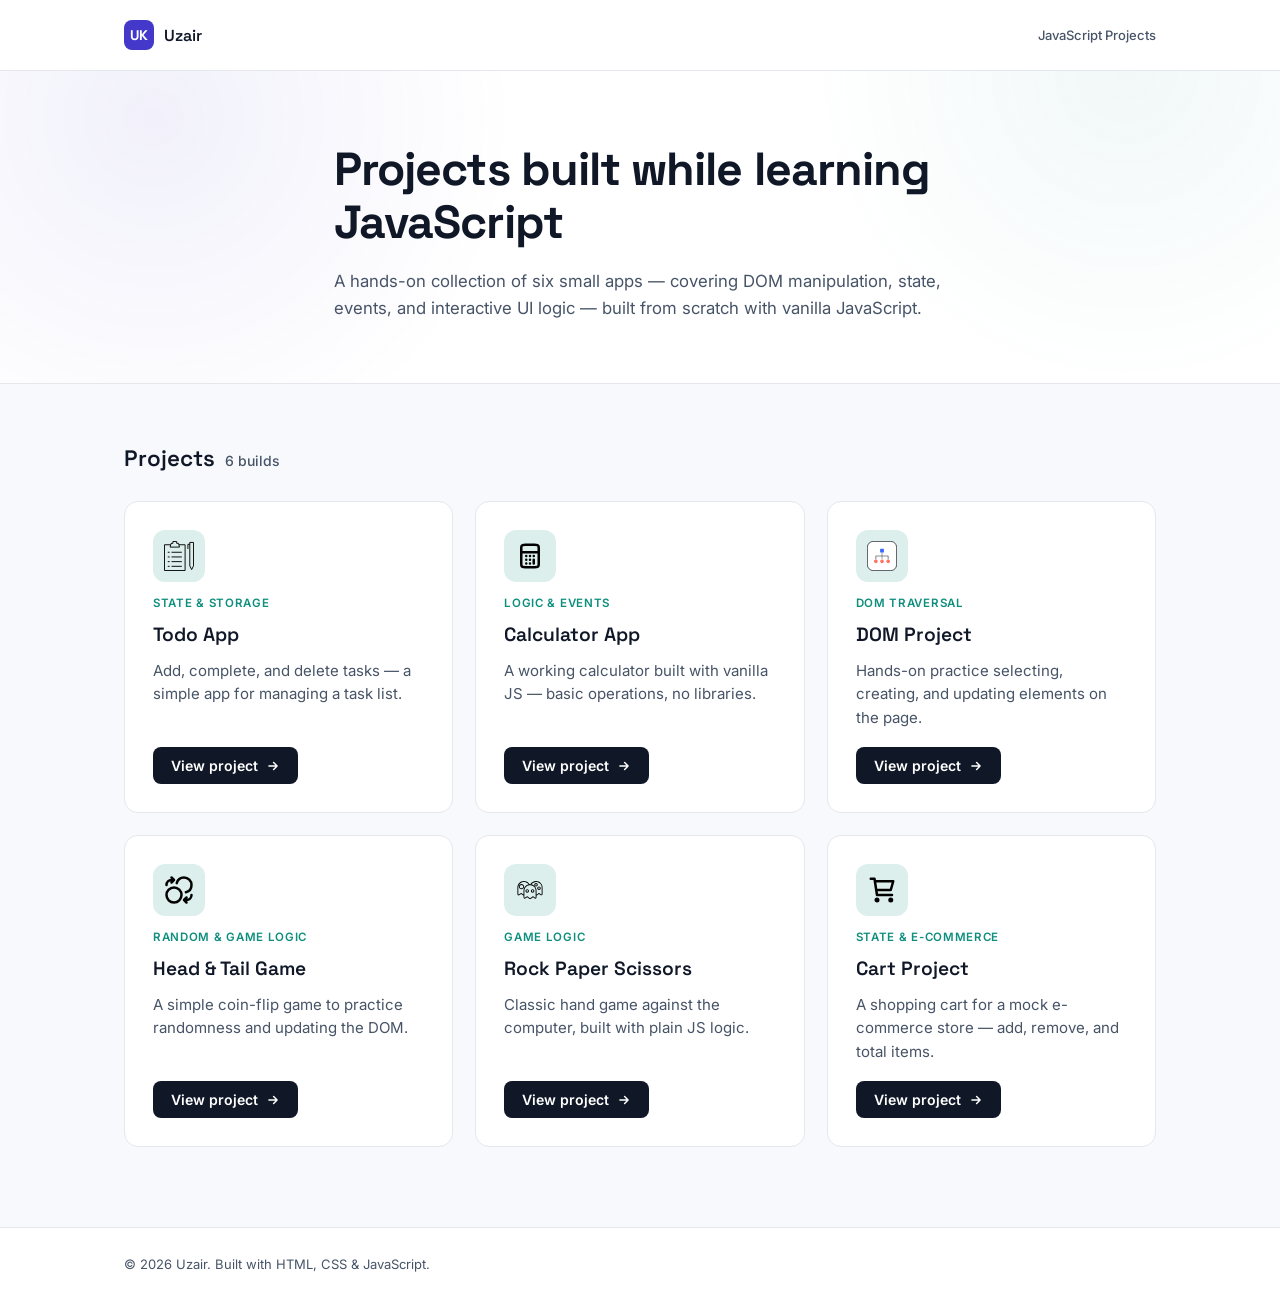
<file: index.html>
<!DOCTYPE html>
<html lang="en">
<head>
<meta charset="UTF-8">
<meta name="viewport" content="width=device-width, initial-scale=1.0">
<title>Uzair — JavaScript Projects</title>
<meta name="description" content="A collection of projects built while learning JavaScript fundamentals.">
<meta property="og:title" content="Uzair — JavaScript Projects">
<meta property="og:description" content="A collection of projects built while learning JavaScript fundamentals — DOM manipulation, state, events, and interactive UI logic.">
<meta property="og:type" content="website">
<link rel="preconnect" href="https://fonts.googleapis.com">
<link rel="preconnect" href="https://fonts.gstatic.com" crossorigin>
<link href="https://fonts.googleapis.com/css2?family=Space+Grotesk:wght@500;600;700&family=Inter:wght@400;500;600;700&display=swap" rel="stylesheet">
<link rel="stylesheet" href="CSS-folder/index.css">
</head>
<body>

  <header class="topbar">
    <div class="wrap topbar-inner">
      <div class="brand">
        <span class="brand-mark">UK</span>
        <span class="brand-name">Uzair</span>
      </div>
      <span class="topbar-tag">JavaScript Projects</span>
    </div>
  </header>

  <section class="hero">
    <div class="wrap hero-inner">
      <h1>Projects built while learning JavaScript</h1>
      <p class="subtitle">A hands-on collection of six small apps — covering DOM manipulation, state, events, and interactive UI logic — built from scratch with vanilla JavaScript.</p>
    </div>
  </section>

  <main class="projects-section">
    <div class="wrap">
      <div class="section-head">
        <h2>Projects</h2>
        <span>6 builds</span>
      </div>

      <div class="grid js-grid-container">
        <!-- Containers is made with Javascript -->
      </div>
    </div>
  </main>

  <footer class="site-footer">
    <div class="wrap">
      <p>&copy; 2026 Uzair. Built with HTML, CSS &amp; JavaScript.</p>
    </div>
  </footer>
  <script type="module" src="Javascript-folder/index.js"></script>
</body>
</html>
</file>
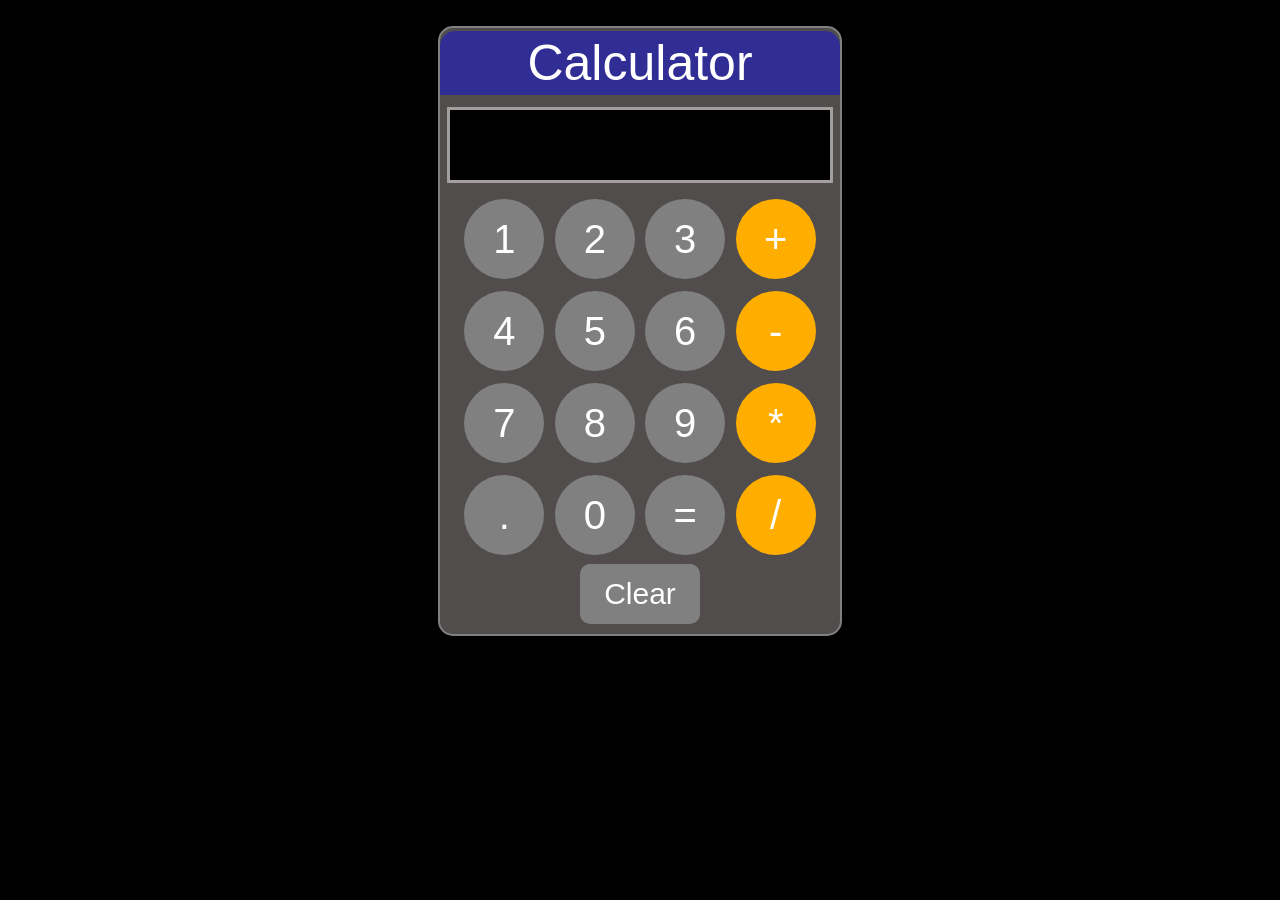
<file: calculator.html>
<!DOCTYPE html>
<html lang="en">
<head>
  <meta charset="UTF-8">
  <meta name="viewport" content="width=device-width, initial-scale=1.0">
  <title>Calculator</title>
  <link rel="stylesheet" href="CSS-folder/calculator.css">
</head>

<body>
  <div class="container">
      <div class="calculator">
        <p>Calculator</p>
      </div>
    <div class="result-container">
      <p class="display-cal"></p>
    </div>
    
    <div>
      <button class="number-button"
      onclick="equal('1')"
      >1</button>
    
      <button class="number-button"
        onclick="equal('2')"
        >2</button>
    
      <button class="number-button"
      onclick="equal('3')">
        3</button>
    
      <button class="option-button"
      onclick="equal('+')">
        +</button>
    </div>
    
    <div>
      <button class="number-button"
      onclick="equal('4')"
      >4</button>
    
      <button class="number-button"
        onclick="equal('5')"
      >5</button>
    
      <button class="number-button"
      onclick="equal('6')">
      6</button>
    
      <button class="option-button"
      onclick="equal('-')">
      -</button>
    </div>

    <div>
      <button class="number-button"
      onclick="equal('7')"
      >7</button>
    
      <button class="number-button"
      onclick="equal('8')"
      >8</button>
    
      <button class="number-button"
      onclick="equal('9')">
      9</button>
    
      <button class="option-button"
      onclick="equal('*')">
      *</button>
    </div>
    
  <div>
    <button class="number-button" 
    onclick="equal('.')"
    >.</button>
    
    <button class="number-button"
    onclick="equal('0')"
    >0</button>
  
    
    <button class="number-button"
      onclick="calculation = eval(calculation)
        displayCalculation()
        localStorage.setItem('calculation' , calculation)">
      =</button>
      
      <button class="option-button"
        onclick="equal('/')">
      /</button>
    </div>

    <button class="clear-button"
      onclick="calculation = ''
        displayCalculation()
        localStorage.setItem('calculation' , calculation)
    ">Clear</button>
  </div>
      
 <script src="Javascript-folder/calculator.js"></script>
</body>
</html>
</file>
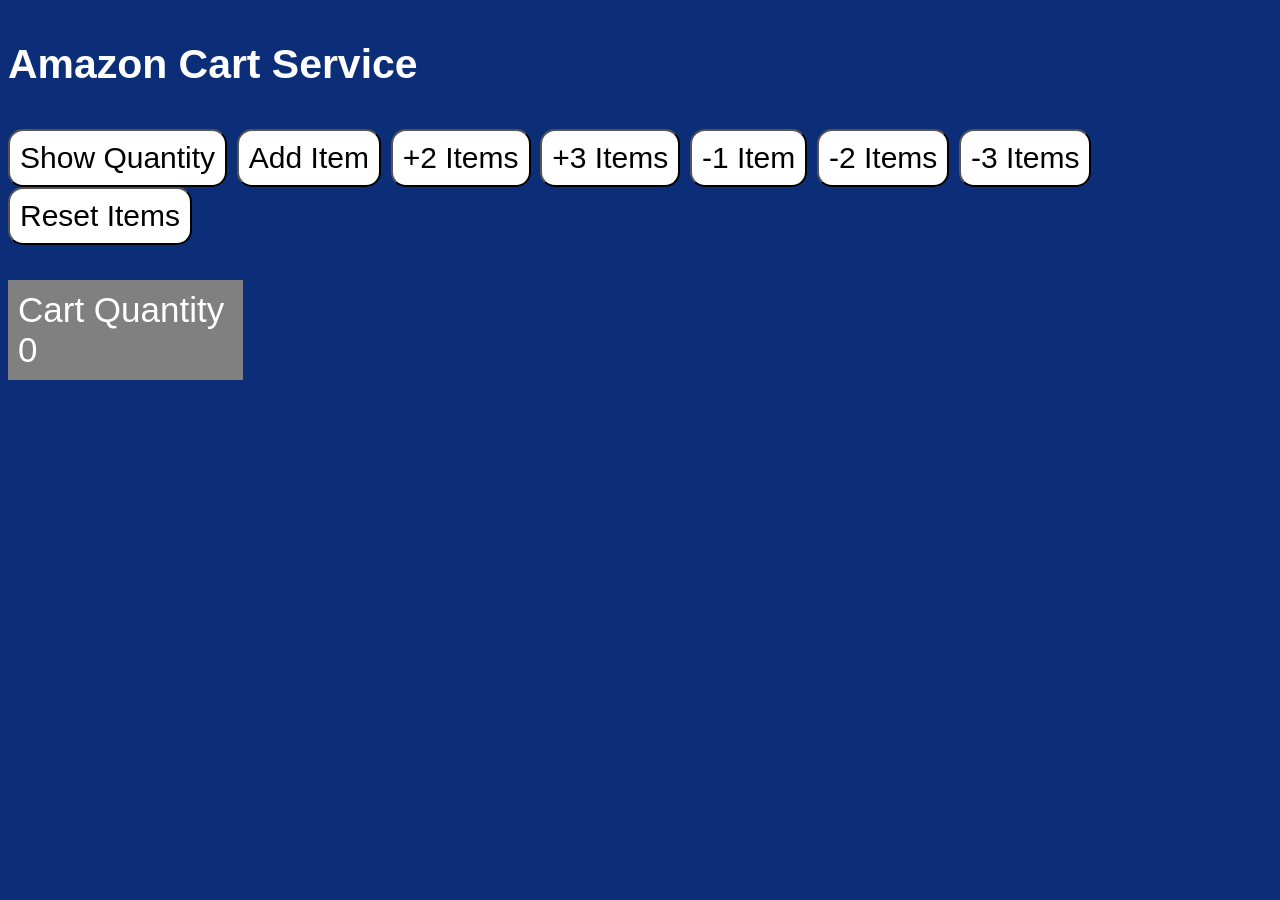
<file: cart.html>
<!DOCTYPE html>
<html lang="en">
<head>
    <meta charset="UTF-8">
    <meta name="viewport" content="width=device-width, initial-scale=1.0">
    <title>Variables</title>
   <link rel="stylesheet" href="CSS-folder/cart.css">
</head>
<body>
    <h3>Amazon Cart Service</h3>
    <button onclick="
        if (cartQuantity > 10) {
            console.log('Cart is full')
        }
            console.log(`Cartquantity ${cartQuantity} `)
    ">Show Quantity</button>
    
    <button onclick="
        updateQuantity(1)
    ">Add Item</button>
    
    <button onclick="
        updateQuantity(2)
    ">+2 Items</button>
    
    <button onclick="
        updateQuantity(3)
    ">+3 Items</button>
    
    <button onclick="
        updateQuantity(-1)
    ">-1 Item</button>
    
    <button onclick="
        updateQuantity(-2)
    ">-2 Items</button>
    
    <button onclick="
        updateQuantity(-3)
    ">-3 Items</button>

    <button onclick="
    cartQuantity = 0 
    console.log('Cart was reset!')
    console.log(`cartQuantity ${cartQuantity}`);
    liveCart()
    ">Reset Items</button>
    <p class="js-item"></p>
    <script src="Javascript-folder/cart.js"></script>
</body>
</html>
</file>
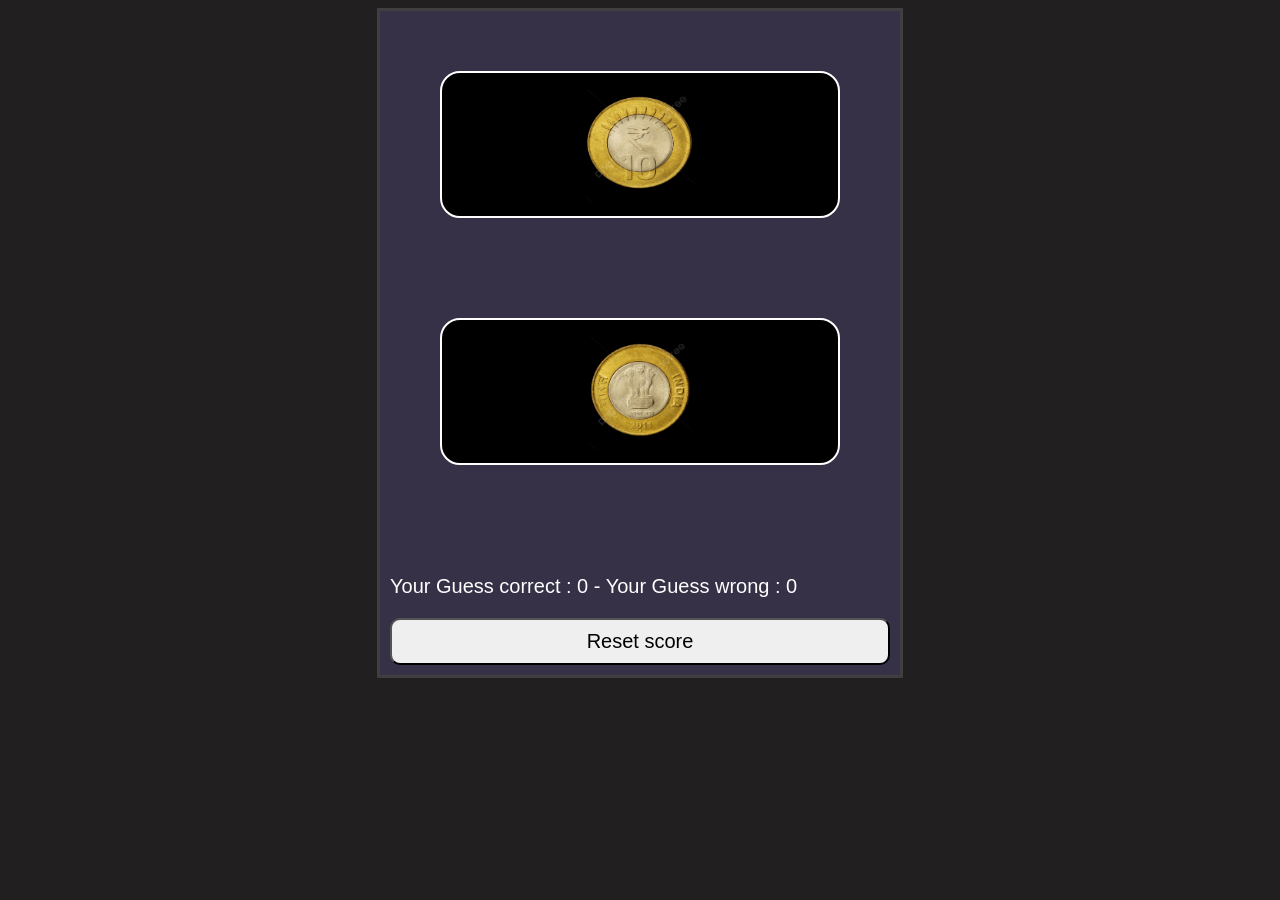
<file: head-tail-game.html>
<!DOCTYPE html>
<html lang="en">
<head>
  <meta charset="UTF-8">
  <meta name="viewport" content="width=device-width, initial-scale=1.0">
  <title>Heads and Tails Game</title>
  <link rel="stylesheet" href="CSS-folder/head-tail-game.css">
</head>
<body>
  <div class="container">
  <button class="btn" onclick="
   headsTails('Heads')
  "><img src="images/Heads.png" class="img" ></button>
  <button class="btn" onclick="
    headsTails('Tails')
  "><img src="images/Tails.png" class="img"></button>
  
  <p class="js-move">
  </p>
  <p class="js-score"></p>
  <button class="reset-button"
   onclick="
  score = {
    win: 0,
    lose: 0
  }
  localStorage.removeItem('score')
  alert('Score was reset')
  displayScore()
  ">Reset score</button>
  </div>
 <script src="Javascript-folder/head-tail-game.js"></script>
</body>
</html>
</file>
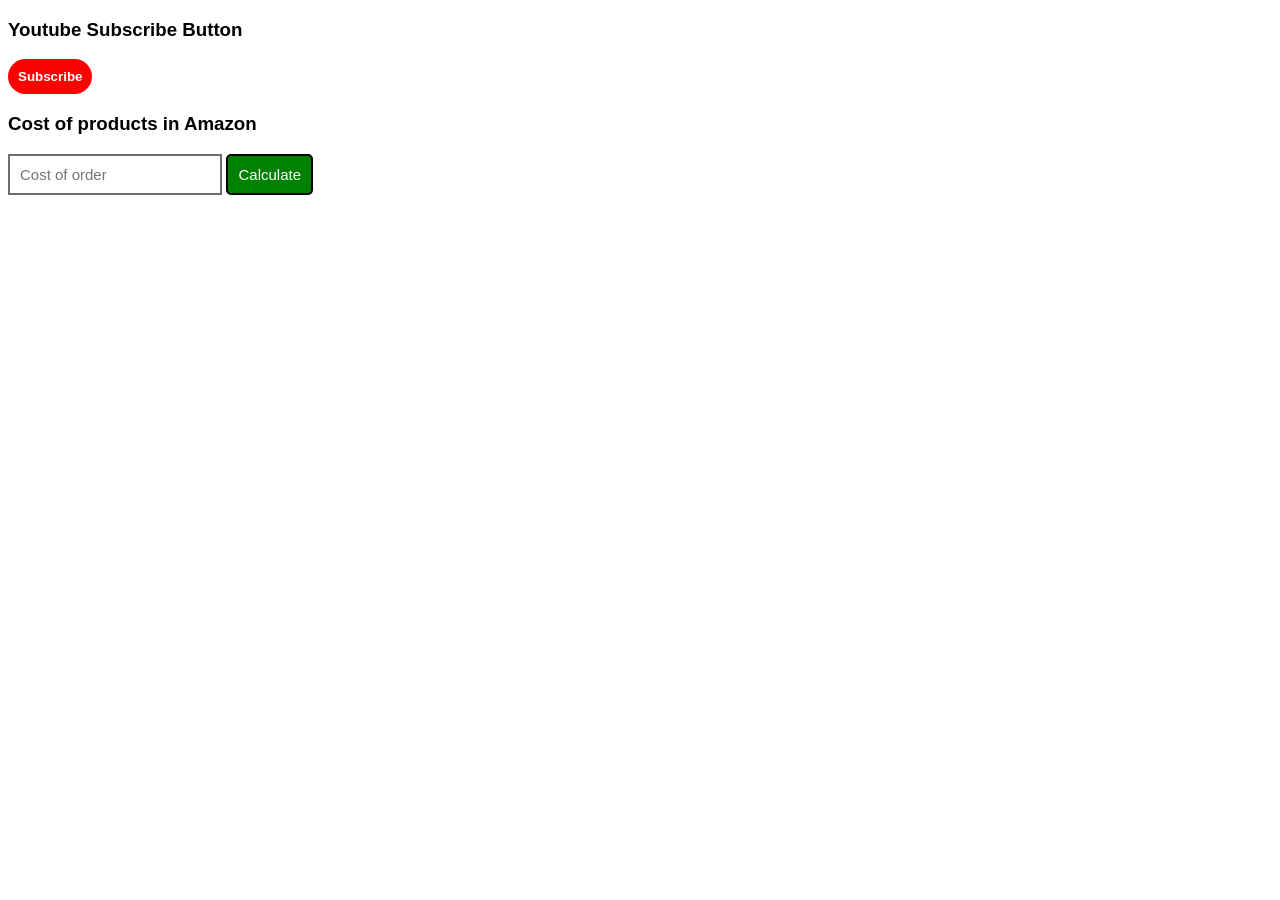
<file: project-dom.html>
<!DOCTYPE html>
<html lang="en">
<head>
  <meta charset="UTF-8">
  <meta name="viewport" content="width=device-width, initial-scale=1.0">
  <title>Dom project</title>
 <link rel="stylesheet" href="CSS-folder/project-dom.css">
</head>
<body>
  <h3>Youtube Subscribe Button</h3>
  <Button onclick="
    subscribeBTN()
    "class="subscribe-btn red-btn">
  Subscribe</Button>

  <h3>Cost of products in Amazon</h3>
  
  <input placeholder="Cost of order"
    class="js-calculate" onkeydown="
    handleKey()
  ">
  <button onclick="
    calculateCost()
  " class="Calculate-btn">Calculate</button>

  <p class="result"></p>
  
 <script src="Javascript-folder/project-dom.js"></script>
</body>
</html>
</file>
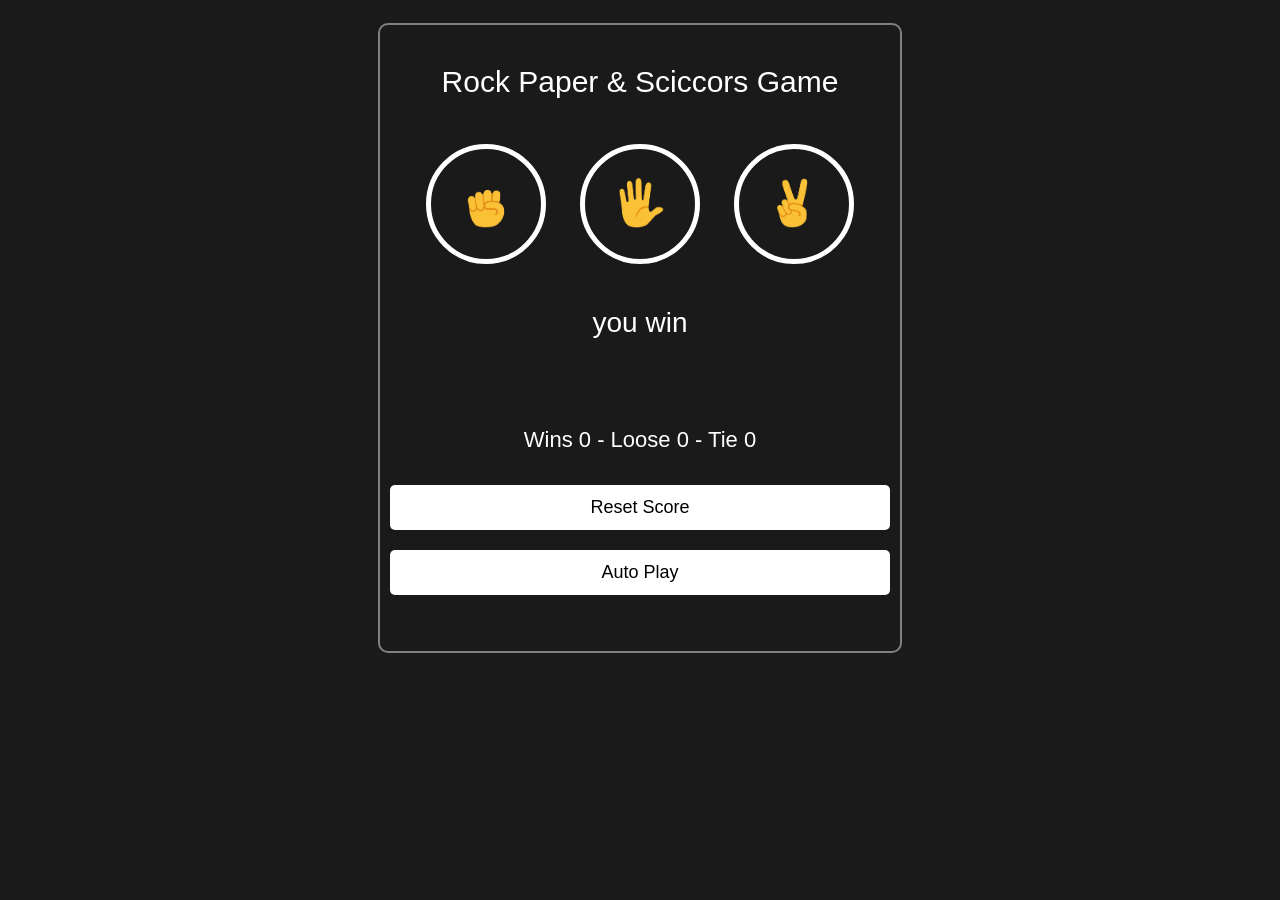
<file: rock-paper-scissors.html>
<!DOCTYPE html>
<html lang="en">
<head>
  <meta charset="UTF-8">
  <meta name="viewport" content="width=device-width, initial-scale=1.0">
  <title>Rock-Paper-Scissors</title>
 <link rel="stylesheet" href="CSS-folder/rock-paper-scissors.css">
</head>
<body>
  <div class="container">
  <p class="heading"> Rock Paper & Sciccors Game</p>
  <div class="option-container">
  <button class="move-btn js-rock-btn"
  ><img src="images/Rock-emoji.png" class="move-icon">
  </button>

  <button class="move-btn js-paper-btn"
  ><img src="images/Paper-emoji.png" class="move-icon">
  </button>

  <button class="move-btn js-scissors-btn"
  > <img src="images/Scissors-emoji.png" class="move-icon">
  </button>
</div>
  <p class="js-result">you win</p>

  <p class="js-move"></p>

  <P class="js-score"></P>

  <button class="reset-btn"
  onclick="resetScore()" 
  >Reset Score</button>

  <button class="auto-btn" 
   onclick="autoPlay()"
  >Auto Play</button>

  <p class="show-confirmation"></p> 
  </div>
  <script src="Javascript-folder/rock-paper-scissors.js"></script>
</body>
</html>
</file>
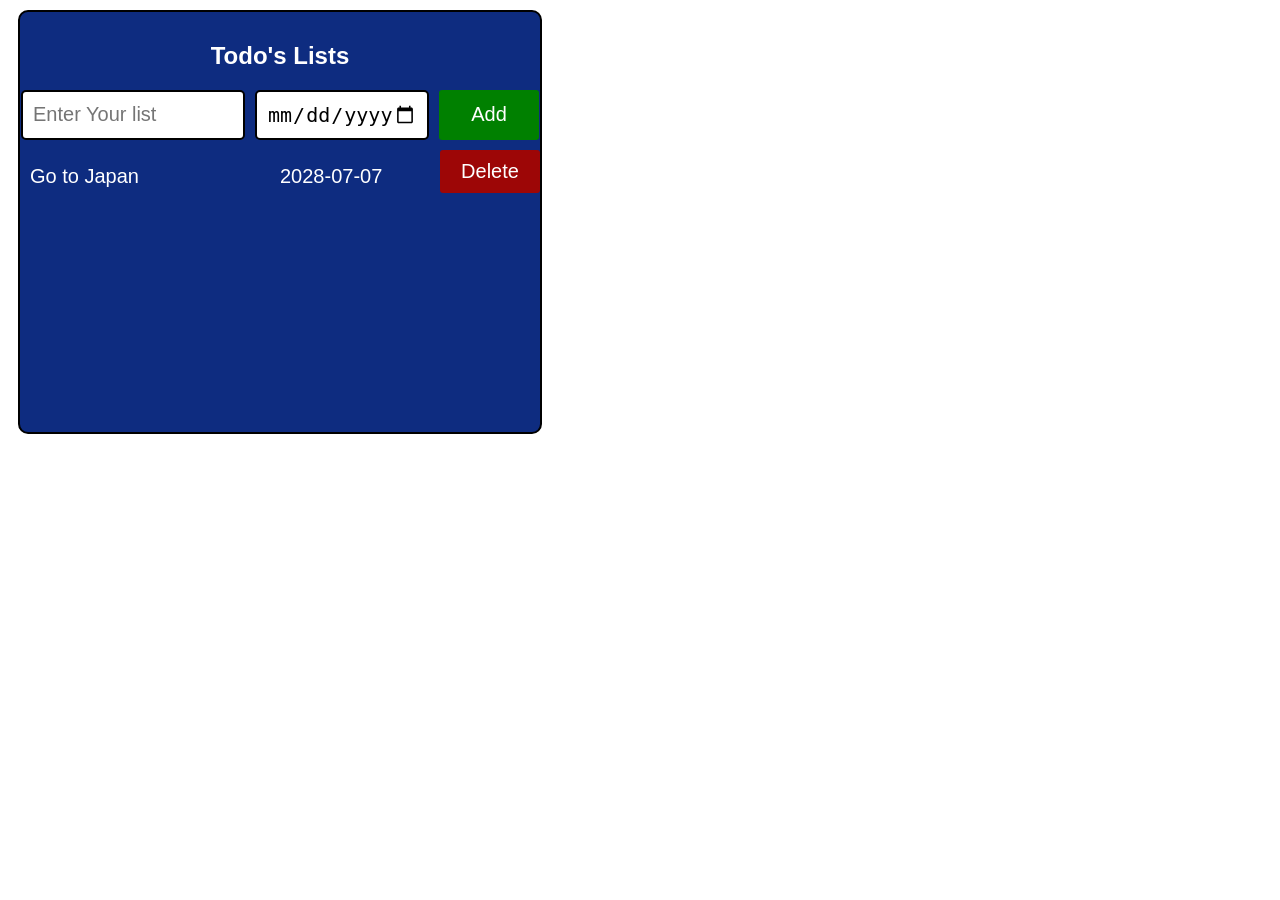
<file: todo-list.html>
<!DOCTYPE html>
<html lang="en">
<head>
  <meta charset="UTF-8">
  <meta name="viewport" content="width=device-width, initial-scale=1.0">
  <title>Todo-Lists</title>
  <link rel="stylesheet" href="CSS-folder/todoList.css">
</head>
<body>
  <div class="container">
  <h2>Todo's Lists</h2>
  <div class="input-css">
  <input class="input-todo" type="text" placeholder="Enter Your list">
  <input class="js-due-date" type="date" placeholder="Enter Date">
  <button class="add-btn js-add-btn"
  >Add</button>
</div>
  
<div class="js-render-list list-css"></div>
</div>  
<script src="Javascript-folder/todo-list.js"></script>
</body>
</html>
</file>
<file: CSS-folder/index.css>
:root{
    --ink:#101828;
    --ink-soft:#475467;
    --border:#E4E7EC;
    --bg:#FFFFFF;
    --bg-soft:#F8F9FC;
    --brand:#4338CA;
  }
  *{box-sizing:border-box;}
  html{scroll-behavior:smooth;}
  body{
    margin:0;
    background:var(--bg);
    color:var(--ink);
    font-family:'Inter', sans-serif;
    -webkit-font-smoothing:antialiased;
  }
  .wrap{max-width:1080px;margin:0 auto;padding:0 24px;}
  a{color:inherit;}
  a:focus-visible, .btn:focus-visible{
    outline:2px solid var(--brand);
    outline-offset:3px;
    border-radius:6px;
  }

  /* ---------- topbar ---------- */
  .topbar{border-bottom:1px solid var(--border);}
  .topbar-inner{display:flex;align-items:center;justify-content:space-between;padding:20px 24px;}
  .brand{display:flex;align-items:center;gap:10px;}
  .brand-mark{
    width:30px;height:30px;border-radius:8px;background:var(--brand);color:#fff;
    display:flex;align-items:center;justify-content:center;
    font-family:'Space Grotesk',sans-serif;font-weight:700;font-size:14px;
  }
  .brand-name{font-family:'Space Grotesk',sans-serif;font-weight:600;font-size:16px;}
  .topbar-tag{font-size:13px;color:var(--ink-soft);font-weight:500;}

  /* ---------- hero ---------- */
  .hero{
    position:relative;
    overflow:hidden;
    padding:72px 0 60px;
    background:
      radial-gradient(600px circle at 12% 15%, rgba(67,56,202,0.07), transparent 60%),
      radial-gradient(520px circle at 88% 0%, rgba(14,143,126,0.06), transparent 60%),
      var(--bg);
  }
  .hero-inner{position:relative;max-width:660px;}
  h1{
    font-family:'Space Grotesk', sans-serif;
    font-weight:700;
    font-size:clamp(2rem, 4.2vw, 2.9rem);
    line-height:1.15;
    letter-spacing:-0.02em;
    margin:0 0 18px;
  }
  .subtitle{
    margin:0;
    max-width:58ch;
    color:var(--ink-soft);
    font-size:1.05rem;
    line-height:1.65;
  }

  /* ---------- projects ---------- */
  .projects-section{
    padding:8px 0 80px;
    background:var(--bg-soft);
    border-top:1px solid var(--border);
    border-bottom:1px solid var(--border);
  }
  .section-head{
    display:flex;
    align-items:baseline;
    gap:10px;
    padding:52px 0 28px;
  }
  .section-head h2{
    font-family:'Space Grotesk', sans-serif;
    font-weight:600;
    font-size:1.4rem;
    margin:0;
  }
  .section-head span{
    font-size:14px;
    color:var(--ink-soft);
    font-weight:500;
  }

  .grid{
    display:grid;
    grid-template-columns:repeat(auto-fit, minmax(270px, 1fr));
    gap:22px;
  }

  .card{
    background:#fff;
    border:1px solid var(--border);
    border-radius:14px;
    padding:28px;
    display:flex;
    flex-direction:column;
    gap:12px;
    transition:box-shadow .2s ease, transform .2s ease, border-color .2s ease;
  }
  .card:hover{
    box-shadow:0 20px 40px -24px rgba(16,24,40,.18);
    transform:translateY(-4px);
    border-color:#D0D5DD;
  }

  .icon-badge{
    width:52px;height:52px;
    border-radius:12px;
    display:flex;align-items:center;justify-content:center;
    background:color-mix(in srgb, var(--accent) 14%, #fff);
    color:var(--accent);
    margin-bottom:2px;
  }
  .icon-badge svg{width:26px;height:26px;display:block;}

  .card-label{
    font-weight:600;
    font-size:11.5px;
    letter-spacing:.06em;
    text-transform:uppercase;
    color:var(--accent);
  }
  .card h3{
    font-family:'Space Grotesk', sans-serif;
    font-weight:600;
    font-size:1.2rem;
    margin:0;
  }
  .card p{
    margin:0;
    color:var(--ink-soft);
    font-size:.94rem;
    line-height:1.55;
    flex-grow:1;
  }

  .btn{
    margin-top:6px;
    display:inline-flex;
    align-items:center;
    gap:8px;
    width:fit-content;
    background:var(--ink);
    color:#fff;
    font-weight:600;
    font-size:.88rem;
    padding:10px 18px;
    border-radius:8px;
    text-decoration:none;
    transition:background .2s ease;
  }
  .btn:hover{background:var(--brand);}
  .btn svg{width:14px;height:14px;transition:transform .2s ease;}
  .btn:hover svg{transform:translateX(3px);}

  /* ---------- footer ---------- */
  .site-footer{padding:28px 0;}
  .site-footer p{margin:0;font-size:13px;color:var(--ink-soft);}

  @media (prefers-reduced-motion:reduce){
    html{scroll-behavior:auto;}
    *{transition:none !important;}
  }
</file>
<file: CSS-folder/calculator.css>
*{
    margin: 3px;
  }
  body{
    background-color: black;
    color: white;
    font-family: Arial, Helvetica, sans-serif;
    font-weight: 500;
    display: flex;
    justify-content: center;
  }
  .calculator{
    background-color: rgba(0, 0, 255, 0.403);
    width: 100%;
    display: flex;
    justify-content: center;
    font-size: 50px;
    margin-bottom: 2px;
    border-radius: 15px 15px 0px 0px;
  }
  .result-container{
  height: 50px;
  border: 3px solid rgb(163, 159, 159);
  width: 90%;
  padding: 10px;
  margin: 10px;
  background-color: black;
  }

  .display-cal{
    font-size: 40px;
    display: flex;
    justify-content: center;
  }
    
  .container{
      border: 2px solid gray;
      width: 400px;
      display: flex;
      flex-direction: column;
      align-items: center;
      border-radius: 15px;
      background-color: rgba(122, 116, 114, 0.672);
      margin-top: 20px;
  }
  .number-button{
      background-color: gray;
      border: none;
      height: 80px;
      width: 80px;
      font-size: 40px;
      color: white;
      border-radius: 50%;
      cursor: pointer;
  }
  .number-button:hover{
    background-color: rgb(50, 48, 48);
    border: 2px solid white;
  }
  .option-button{
    background-color: rgb(255, 174, 0);
    border: none;
    height: 80px;
    width: 80px;
    font-size: 40px;
    color: white;
    border-radius: 50%;
    cursor: pointer;
  }
  .option-button:hover{
    background-color: rgb(188, 103, 23);
    border:  2px solid rgb(255, 132, 0);
  }
  .clear-button{
    background-color: gray;
    border: none;
    height: 60px;
    width: 120px;
    color: white;
    font-size: 30px;
    border-radius: 10px;
    cursor: pointer;
    margin-bottom: 10px;
    padding: 0px 20px;
  }
  .clear-button:hover{
    background-color: bisque;
    color: black;
    border: 3px solid black;
  }
</file>
<file: CSS-folder/cart.css>
body
{
  background-color: rgb(12, 46, 120);
  color: white;
  font-size: 35px;
  font-family: Arial, Helvetica, sans-serif;
}
button
{
  background-color: white;
  font-size: 30px;
  font-family: Arial, Helvetica, sans-serif;
  padding: 10px;
  border-radius: 15px;
}
.js-item
{
  background-color: gray;
  width:17%;
  padding: 10px;
  font-family: Arial, Helvetica, sans-serif;
}
</file>
<file: CSS-folder/head-tail-game.css>
body{
      font-family: Arial, Helvetica, sans-serif;
      font-size: 20px;
      background-color: rgb(33, 31, 31);
      color: white;
      display: flex;
      justify-content: center;
    }
    .container{
      border: 3px solid rgb(63, 63, 63);
      width: 500px;
      display: flex;
      flex-direction: column;
      padding: 10px;
      background-color: rgb(54, 49, 71);
    }
    .img{
      height: 120px;
      width: 120px;
    }
    .btn{
      background: black;
      border: 2px solid white;
      padding: 10px;
      border-radius: 20px;
      margin: 50px;
      cursor: pointer;
    }
    .btn:hover{
      background-color: brown;
      border: 2px solid red;
    }
    .reset-button{
      font-size: 20px;
      padding: 10px;
      font-weight: 500;
      border-radius: 10px;
    }
    .reset-button:hover{
      background-color: rgb(34, 34, 146);
      color: white;
    }
</file>
<file: CSS-folder/project-dom.css>
body{
    font-family: Arial, Helvetica, sans-serif;
   }
   .red-btn {
    border: none;
    background-color: red;
    color: white;
    padding: 10px;
    font-weight: 700;
    border-radius: 50px;
    cursor: pointer;
   }
   .subribed-btn{
    background-color: rgb(201, 192, 192);
    color: black;
    cursor: pointer;
   }
   .js-calculate {
    font-size: 15px;
    border: 2px solid rgb(114, 109, 109);
    padding: 10px;
    cursor: pointer;
   }
   .Calculate-btn {
    padding: 10px;
    font-size: 15px;
    background-color: green;
    color: white;
    border-radius: 5px;
    font-weight: 500;
    border: 2px solid black;
    cursor: pointer;
   }
</file>
<file: CSS-folder/rock-paper-scissors.css>
body {
      background-color: rgb(27, 26, 26);
      color: white;
      font-family: Arial, Helvetica, sans-serif;
      display: flex;
      justify-content: center;
    }
    .container{
      border: 2px solid grey;
      width: 500px;
      padding: 10px;
      border-radius: 10px;
      display: flex;
      flex-direction: column;
      justify-content: center;
      align-items: center;
      margin-top: 15px;
    }
    .heading{
      font-size: 30px;
    }
    .move-icon{
      height: 50px;
      cursor: pointer;
    }
    .move-btn{
      background: transparent;
      border: 5px solid white;
      width: 120px;
      height: 120px;
      border-radius: 60px;
      margin: 15px;
      cursor: pointer;
    }
    .js-result{
      font-size: 28px;
    }
    .js-move {
      font-size: larger;
    }
    .js-score{
      font-size: 22px;
    }
    .reset-btn , .auto-btn , .js-reset-yes-btn ,.js-reset-no-btn{
      padding: 12px;
      font-size: 18px;
      font-weight: 500;
      cursor: pointer;
      background-color: white;
      color: black;
      border: none;
      border-radius: 5px;
      margin: 10px;
      width: 100%;
    }
    .show-confirmation{
     font-family: Arial, Helvetica, sans-serif;
     font-size: 18px;
     color: white;
    }
</file>
<file: CSS-folder/todoList.css>
body{
  font-family: Arial, Helvetica, sans-serif;
}
.container{
  border: 2px solid black;
  margin: 10px;
  padding: 10px;
  width: 500px;
  min-height: 400px;
  display: flex;
  flex-direction: column;
  align-items: center;
  border-radius: 10px;
  background-color: rgb(14, 44, 128);
}
h2{
  color: white;
}
.list-css , .input-css{
display: grid;
grid-template-columns: 250px 150px 100px;
row-gap: 6px;
column-gap: 10px;
font-size: 20px;
align-items: center;
color: white;
}
.input-css{
  align-items: stretch;
  display: flex;
}
.name{
  widtch: 200px;
  padding: 10px;
}
.input-todo , .js-due-date {
  font-size: 20px;
  padding: 10px;
  margin-bottom: 10px;
  border-radius: 5px;
  border: 2px solid black;
  cursor: pointer;
}
.input-todo{
  width: 200px;
}
.js-due-date{
  width:150px;
}
.add-btn{
  margin-bottom: 10px;
  background-color: green;
  color: white;
  font-size: 20px;
  font-weight: 500;
  border-radius: 3px;
  border: none;
  width: 100px;
  cursor: pointer;
}
.delete-btn{
  margin-bottom: 10px;
  background-color: rgb(157, 6, 6);
  color: white;
  font-size: 20px;
  font-weight: 500;
  border-radius: 3px;
  border: none;
  padding: 10px 15px;
  cursor: pointer;
}
</file>
